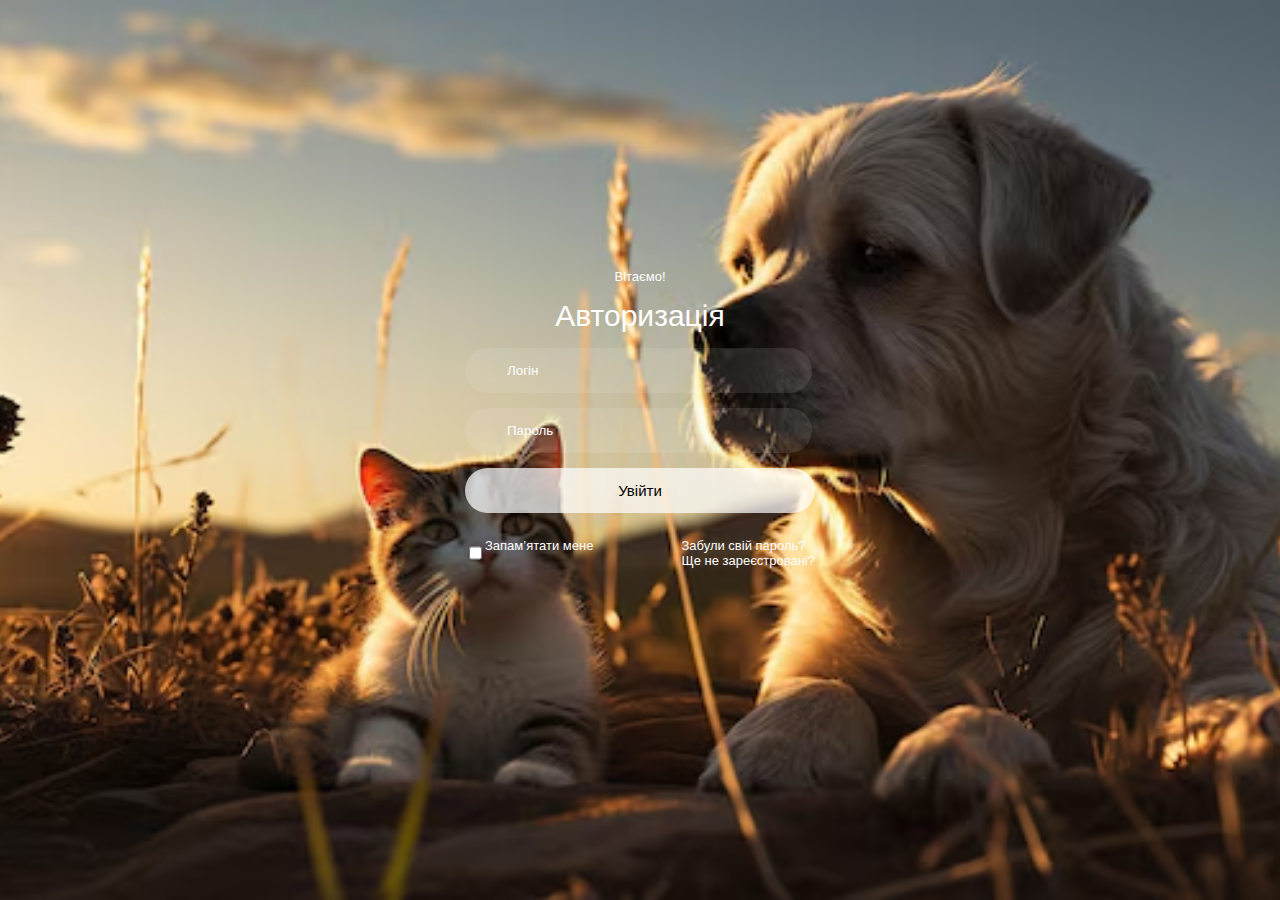
<file: login.html>
<!DOCTYPE html>
<html lang="en">
<head>
    <meta charset="UTF-8">
    <meta name="viewport" content="width=device-width, initial-scale=1.0">
    <title>Document</title>
    <link rel="stylesheet" href="register-style.css">
</head>
<body>
    <div class="box">
        <div class="container">
            <div class="top_header">
                <span>Вітаємо!</span>
            <header>Авторизація</header>
            </div>

            <div class="input_field">
                <input type="text" class="input" id="login" placeholder="Логін" required>
                <i class="bx bx-user"></i>
            </div>
            <div class="input_field">
                <input type="password" class="input" id="password" placeholder="Пароль" required>
                <i class="bx bx-lock-alt"></i>
            </div>
            <div class="input_field">
                <input type="submit" class="submit" value="Увійти">
            </div>

            <div class="bottom">
                <div class="left">
                    <input type="checkbox" id="check">
                    <label for="check">Запамʼятати мене</label>
                </div>
                <div class="right">
                    <label><a href="#">Забули свій пароль?</a></label>
                    <label><a href="register.html">Ще не зареєстровані?</a></label>
                </div>
            </div>
        </div>
    </div>
</body>
</html>

<script src="login.js"></script>
</file>
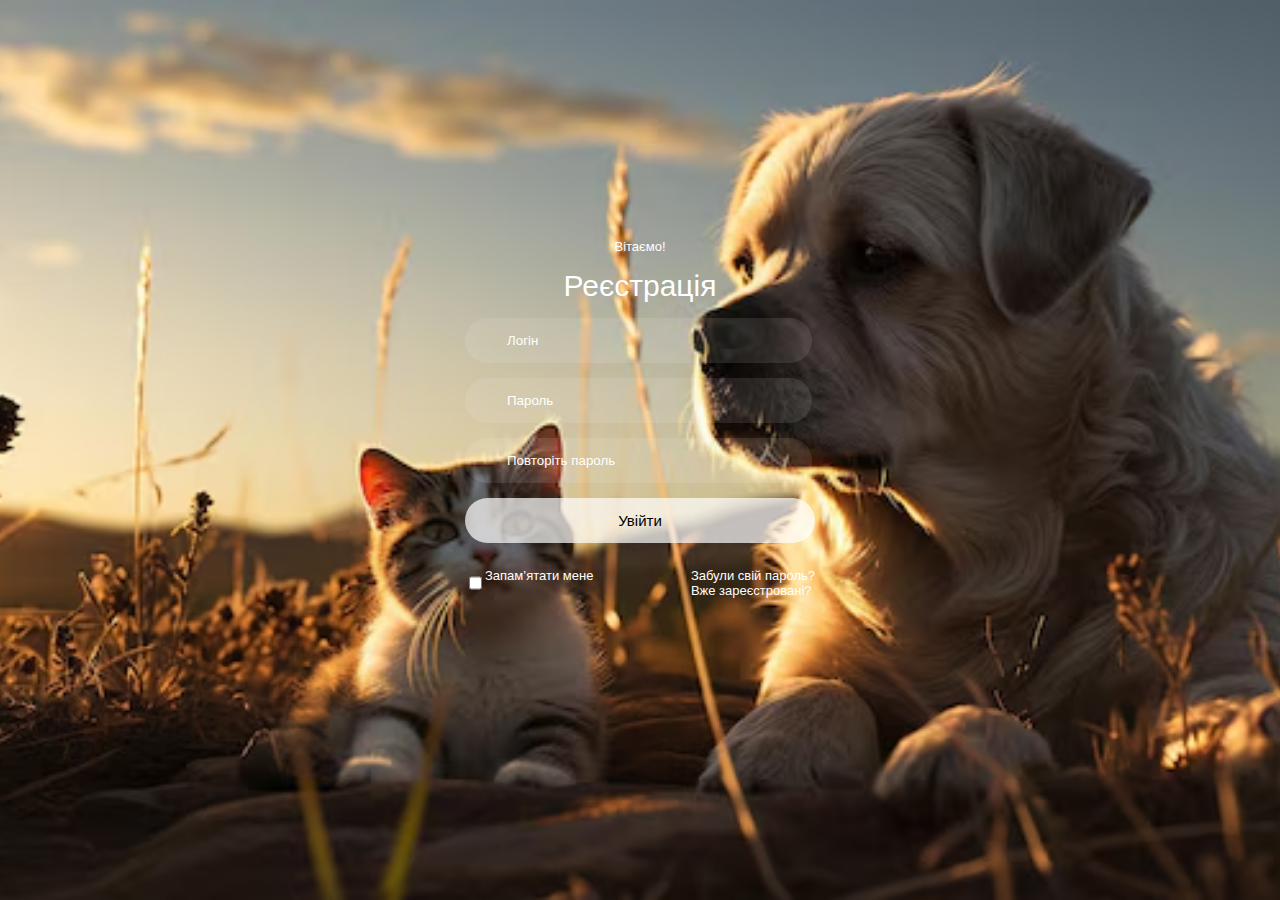
<file: register.html>
<!DOCTYPE html>
<html lang="en">
<head>
    <meta charset="UTF-8">
    <meta name="viewport" content="width=device-width, initial-scale=1.0">
    <title>Document</title>
    <link rel="stylesheet" href="register-style.css">
</head>
<body>
    <div class="box">
        <div class="container">
            <div class="top_header">
                <span>Вітаємо!</span>
            <header>Реєстрація</header>
            </div>

            <div class="input_field">
                <input type="text" class="input" placeholder="Логін" required>
                <i class="bx bx-user"></i>
            </div>
            <div class="input_field">
                <input type="password" class="input" placeholder="Пароль" required>
                <i class="bx bx-lock-alt"></i>
            </div>
            <div class="input_field">
                <input type="password" class="input" placeholder="Повторіть пароль" required>
                <i class="bx bx-lock-alt"></i>
            </div>
            <div class="input_field">
                <input type="submit" class="submit" value="Увійти">
            </div>

            <div class="bottom">
                <div class="left">
                    <input type="checkbox" id="check">
                    <label for="check">Запамʼятати мене</label>
                </div>
                <div class="right">
                    <label><a href="#">Забули свій пароль?</a></label>
                    <label><a href="login.html">Вже зареєстровані?</a></label>
                </div>
            </div>
        </div>
    </div>
</body>
</html>

<script src="register.js"></script>
</file>
<file: register-style.css>
*{
    font-family: 'Poppins', sans-serif;
}

body{
    background-image: url("Back.avif");
    background-size: cover;
    background-repeat: no-repeat;
    background-position: center;
    background-attachment: fixed;
}

.box{
    display: flex;
    justify-content: center;
    align-items: center;
    min-height: 90vh;
}

.container{
    width: 350px;
    display: flex;
    flex-direction: column;
    padding: 0 15px 0 15px; 
}

span{
    color: #ffffff;
    font-size: small;
    display: flex;
    justify-content: center;
    padding: 10px 0 15px 0;
}

header{
    color: #ffffff;
    font-size: 30px;
    display: flex;
    justify-content: center;
    padding: 0 0 15px 0;
}

.input_field{
    display: flex;
    flex-direction: column;
    margin-bottom: 15px;
}

.input_field .input{
    height: 45px;
    width: 87%;
    border: none;
    outline: none;
    border-radius: 30px;
    color: #ffffff;
    padding: 0 0 0 42px;
    background: rgba(255, 255, 255, 0.1);
}

i{
    position: relative;
    top: -31px;
    left: 17px;
    color: #ffffff;
}

::-webkit-input-placeholder{
    color: #ffffff;
}

.submit{
    border: none;
    border-radius: 30px;
    font-size: 15px;
    height: 45px;
    outline: none;
    width: 100%;
    background: rgba(255, 255, 255, 0.7);
    cursor: pointer;
    transition: .3s;
}

.submit:hover{
    box-shadow: 1px 5px 7px 1px rgba(0, 0, 0, 0.2);
}

.bottom{
    display: flex;
    flex-direction: row;
    justify-content: space-between;
    font-size: small;
    color: #ffffff;
    margin-top: 10px;
}

.left{
    display: flex;
}

.right{
    display: flex;
    flex-direction: column;
}

label a{
    color: #ffffff;
    text-decoration: none;
}
</file>
